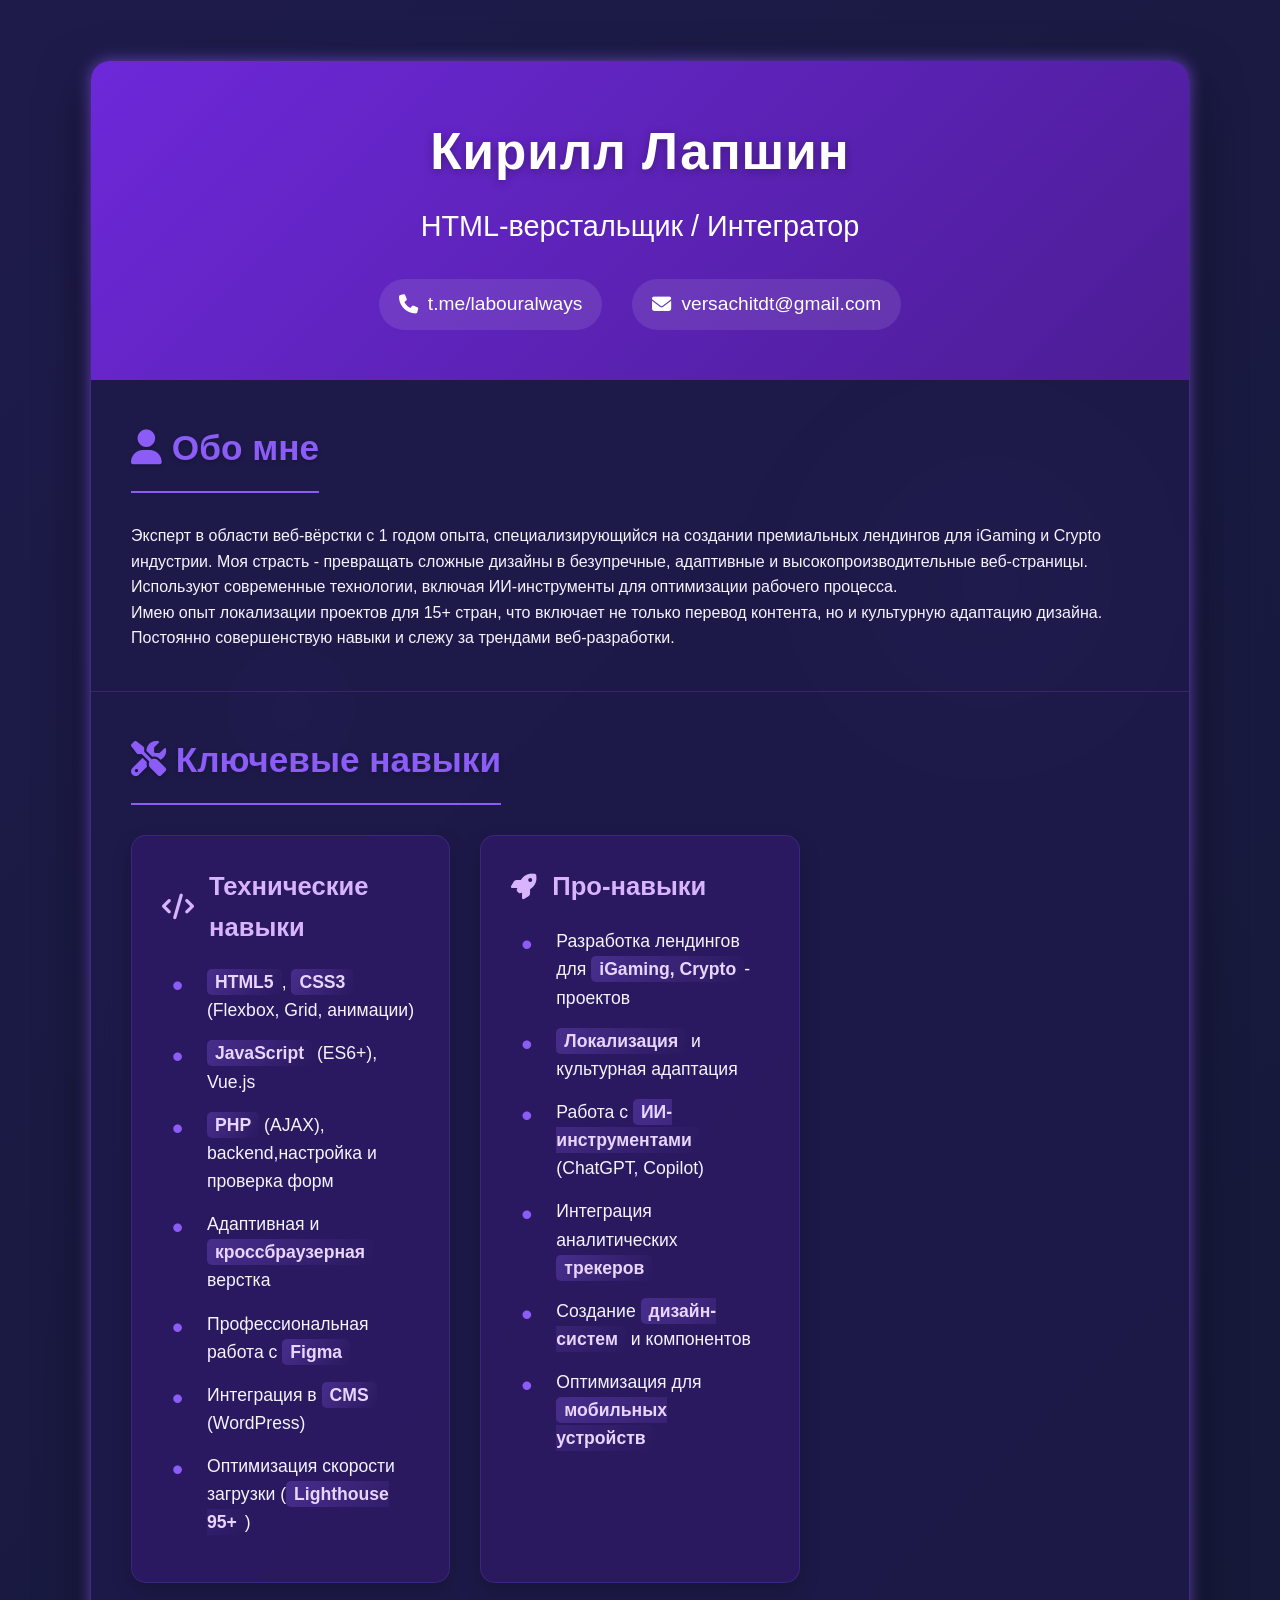
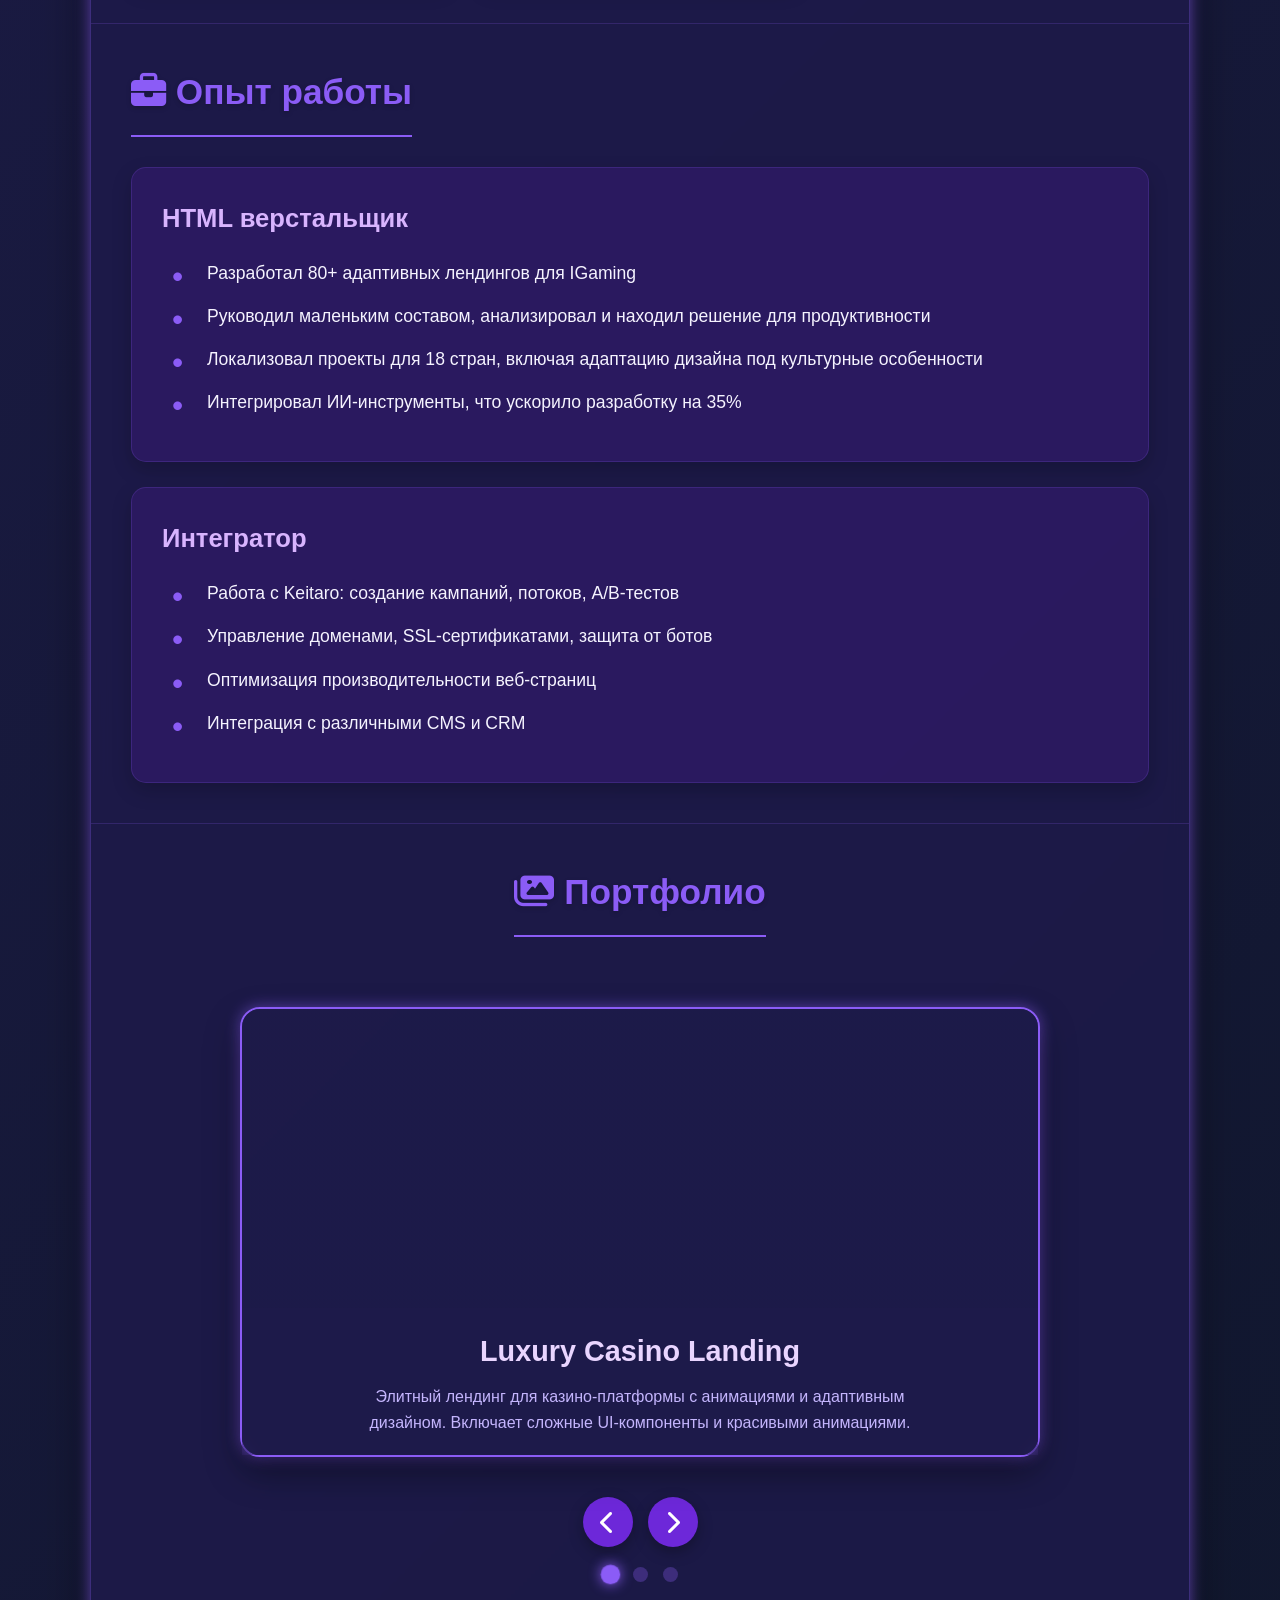
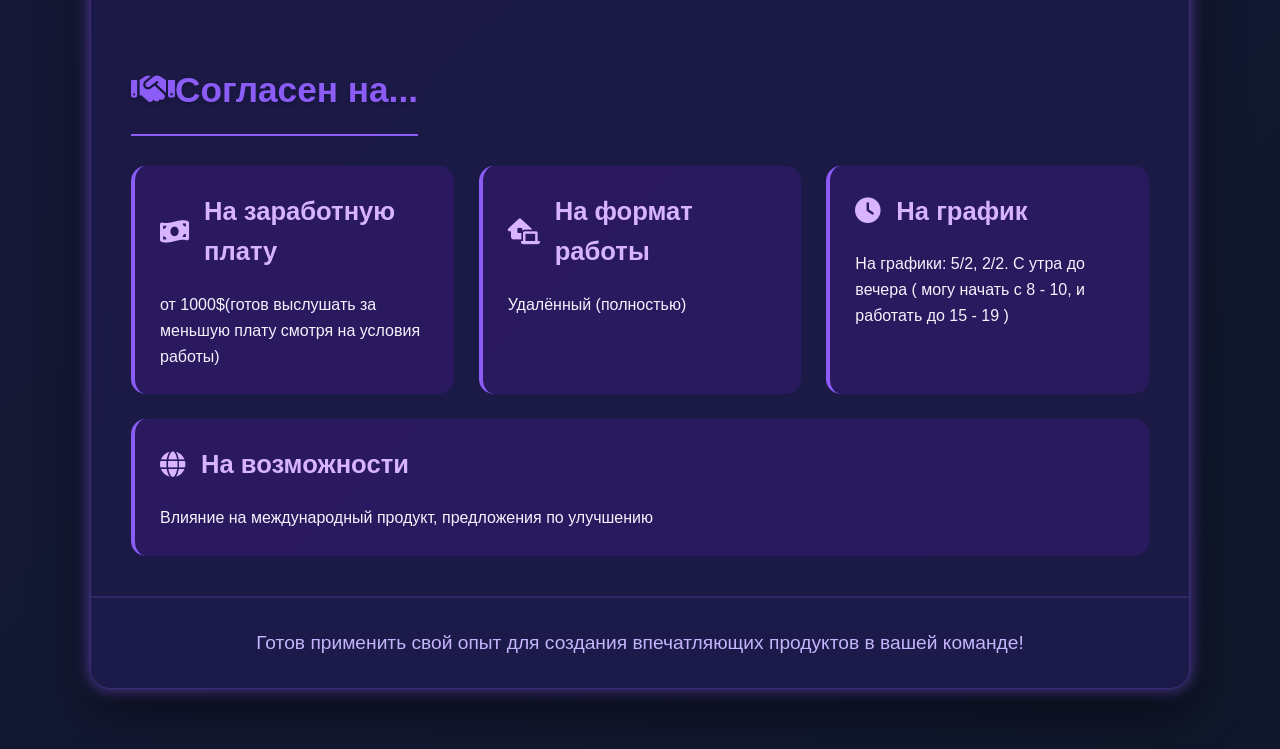
<file: index.html>
<!DOCTYPE html>
<html lang="ru">
<head>
    <meta charset="UTF-8">
    <meta name="viewport" content="width=device-width, initial-scale=1.0">
    <title>Резюме HTML-верстальщика</title>
    <link rel="stylesheet" href="https://cdnjs.cloudflare.com/ajax/libs/font-awesome/6.4.0/css/all.min.css">
   <link rel="stylesheet" href="style.css">
 <head>
<body>
    <!-- Анимированный фон -->
    <div class="bg-animation">
        <div class="bg-circle circle-1"></div>
        <div class="bg-circle circle-2"></div>
        <div class="bg-circle circle-3"></div>
    </div>
    
    <div class="resume-container">
        <header>
            <div class="header-content">
                <h1>Кирилл Лапшин</h1>
                <div class="position">HTML-верстальщик / Интегратор</div>
                <div class="contact-info">
                    <div class="contact-item">
                        <i class="fas fa-phone pulse"></i>
                        t.me/labouralways
                    </div>
                    <div class="contact-item">
                        <i class="fas fa-envelope pulse"></i>
                        versachitdt@gmail.com
                    </div>
                    
                </div>
            </div>
        </header>
        
        <div class="section">
            <h2><i class="fas fa-user"></i> Обо мне</h2>
            <p>Эксперт в области веб-вёрстки с 1 годом опыта, специализирующийся на создании премиальных лендингов для iGaming и Crypto индустрии. Моя страсть - превращать сложные дизайны в безупречные, адаптивные и высокопроизводительные веб-страницы. Используют современные технологии, включая ИИ-инструменты для оптимизации рабочего процесса.</p>
            <p>Имею опыт локализации проектов для 15+ стран, что включает не только перевод контента, но и культурную адаптацию дизайна. Постоянно совершенствую навыки и слежу за трендами веб-разработки.</p>
        </div>
        
        <div class="section">
            <h2><i class="fas fa-tools"></i> Ключевые навыки</h2>
            <div class="skills-container">
                <div class="skill-category">
                    <h3><i class="fas fa-code"></i> Технические навыки</h3>
                    <ul>
                        <li><span class="highlight">HTML5</span>, <span class="highlight">CSS3</span> (Flexbox, Grid, анимации)</li>
                        <li><span class="highlight">JavaScript</span> (ES6+), Vue.js</li>
                        <li><span class="highlight">PHP</span> (AJAX), backend,настройка и проверка форм</li>
                        <li>Адаптивная и <span class="highlight">кроссбраузерная</span> верстка</li>
                        <li>Профессиональная работа с <span class="highlight">Figma</span></li>
                        <li>Интеграция в <span class="highlight">CMS</span> (WordPress)</li>
                        <li>Оптимизация скорости загрузки (<span class="highlight">Lighthouse 95+</span>)</li>
                    </ul>
                </div>
                
                <div class="skill-category">
                    <h3><i class="fas fa-rocket"></i> Про-навыки</h3>
                    <ul>
                        <li>Разработка лендингов для <span class="highlight">iGaming, Crypto</span>-проектов</li>
                        <li><span class="highlight">Локализация</span> и культурная адаптация</li>
                        <li>Работа с <span class="highlight">ИИ-инструментами</span> (ChatGPT, Copilot)</li>
                        <li>Интеграция аналитических <span class="highlight">трекеров</span></li>
                        <li>Создание <span class="highlight">дизайн-систем</span> и компонентов</li>
                        <li>Оптимизация для <span class="highlight">мобильных устройств</span></li>
                    </ul>
                </div>
            </div>
        </div>
        
        <div class="section">
            <h2><i class="fas fa-briefcase"></i> Опыт работы</h2>
            <div class="skill-category">
                <h3> HTML верстальщик</h3>
               
                <ul>
                    <li>Разработал 80+ адаптивных лендингов для IGaming</li>
                    <li>Руководил маленьким составом, анализировал и находил решение для продуктивности</li>
                    <li>Локализовал проекты для 18 стран, включая адаптацию дизайна под культурные особенности</li>
                    <li>Интегрировал ИИ-инструменты, что ускорило разработку на 35%</li>
                </ul>
            </div>
            
            <div class="skill-category" style="margin-top: 25px;">
                <h3> Интегратор </h3>
                
                <ul>
                    <li>Работа с Keitaro: создание кампаний, потоков, A/B-тестов</li>
                    <li>Управление доменами, SSL-сертификатами, защита от ботов</li>
                    <li>Оптимизация производительности веб-страниц</li>
                    <li>Интеграция с различными CMS и CRM</li>
                </ul>
            </div>
        </div>
        
        <!-- Карусель портфолио -->
        <div class="portfolio">
            <h2><i class="fas fa-images"></i> Портфолио</h2>
            <div class="carousel">
                <div class="carousel-inner">
                    <div class="carousel-item" style="background: linear-gradient(rgba(30, 27, 75, 0.7), rgba(30, 27, 75, 0.7)), url('https://images.unsplash.com/photo-1533106497176-45ae19e68ba2?ixlib=rb-4.0.3&auto=format&fit=crop&w=800&q=80');">
                        <div class="carousel-item-content">
                            <h4>Luxury Casino Landing</h4>
                            <p>Элитный лендинг для казино-платформы с анимациями и адаптивным дизайном. Включает сложные UI-компоненты и красивыми анимациями.</p>
                        </div>
                    </div>
                    <div class="carousel-item" style="background: linear-gradient(rgba(30, 27, 75, 0.7), rgba(30, 27, 75, 0.7)), url('https://images.unsplash.com/photo-1551029506-0807df4e2031?ixlib=rb-4.0.3&auto=format&fit=crop&w=800&q=80');">
                        <div class="carousel-item-content">
                            <h4>Sports Betting Platform</h4>
                            <p>Современная платформа для ставок на спорт. Реализована логика с видео, вызывающий дизайн.</p>
                        </div>
                    </div>
                    <div class="carousel-item" style="background: linear-gradient(rgba(30, 27, 75, 0.7), rgba(30, 27, 75, 0.7)), url('https://images.unsplash.com/photo-1563986768494-4dee2763ff3f?ixlib=rb-4.0.3&auto=format&fit=crop&w=800&q=80');">
                        <div class="carousel-item-content">
                            <h4>VIP Poker Club</h4>
                            <p>Эксклюзивный сайт для покер-клуба с анимированными элементами и темной темой. Оптимизирован для быстрой загрузки на всех устройствах.</p>
                        </div>
                    </div>
                </div>
            </div>
            
            <div class="carousel-controls">
                <button class="carousel-btn prev-btn"><i class="fas fa-chevron-left"></i></button>
                <button class="carousel-btn next-btn"><i class="fas fa-chevron-right"></i></button>
            </div>
            
            <div class="carousel-dots">
                <div class="dot active" data-index="0"></div>
                <div class="dot" data-index="1"></div>
                <div class="dot" data-index="2"></div>
            </div>
        </div>
        
        <div class="section">
            <h2><i class="fas fa-handshake"></i>Согласен на...</h2>
            <div class="conditions">
                <div class="condition-card">
                    <h3><i class="fas fa-money-bill-wave"></i>На заработную плату</h3>
                    <p>от 1000$(готов выслушать за меньшую плату смотря на условия работы)</p>
                </div>
                <div class="condition-card">
                    <h3><i class="fas fa-laptop-house"></i>На формат работы</h3>
                    <p>Удалённый (полностью)</p>
                </div>
                <div class="condition-card">
                    <h3><i class="fas fa-clock"></i>На график</h3>
                    <p>На графики: 5/2, 2/2. С утра до вечера ( могу начать с 8 - 10, и работать до 15 - 19 )</p>
                </div>
                <div class="condition-card">
                    <h3><i class="fas fa-globe"></i>На возможности</h3>
                    <p>Влияние на международный продукт, предложения по улучшению</p>
                </div>
            </div>
        </div>
        
        <footer>
            <p>Готов применить свой опыт для создания впечатляющих продуктов в вашей команде!</p>
        </footer>
    </div>

    <script>
        // Карусель
        document.addEventListener('DOMContentLoaded', function() {
            const carouselInner = document.querySelector('.carousel-inner');
            const carouselItems = document.querySelectorAll('.carousel-item');
            const prevBtn = document.querySelector('.prev-btn');
            const nextBtn = document.querySelector('.next-btn');
            const dots = document.querySelectorAll('.dot');
            
            let currentIndex = 0;
            const itemCount = carouselItems.length;
            
            // Функция обновления карусели
            function updateCarousel() {
                carouselInner.style.transform = `translateX(-${currentIndex * 100}%)`;
                
                // Обновление точек
                dots.forEach((dot, index) => {
                    dot.classList.toggle('active', index === currentIndex);
                });
            }
            
            // Следующий слайд
            nextBtn.addEventListener('click', () => {
                currentIndex = (currentIndex + 1) % itemCount;
                updateCarousel();
            });
            
            // Предыдущий слайд
            prevBtn.addEventListener('click', () => {
                currentIndex = (currentIndex - 1 + itemCount) % itemCount;
                updateCarousel();
            });
            
            // Переключение по точкам
            dots.forEach(dot => {
                dot.addEventListener('click', () => {
                    currentIndex = parseInt(dot.getAttribute('data-index'));
                    updateCarousel();
                });
            });
            
            // Автопереключение
            setInterval(() => {
                currentIndex = (currentIndex + 1) % itemCount;
                updateCarousel();
            }, 5000);
            
            // Инициализация
            updateCarousel();
        });
    </script>
</body>
</html>
</file>
<file: style.css>
:root {
            --primary: #6d28d9;
            --secondary: #4c1d95;
            --accent: #8b5cf6;
            --light: #f5f3ff;
            --dark: #1e1b4b;
            --gray: #64748b;
            --glow: 0 0 15px rgba(139, 92, 246, 0.6);
        }
        
        * {
            margin: 0;
            padding: 0;
            box-sizing: border-box;
            font-family: 'Segoe UI', Tahoma, Geneva, Verdana, sans-serif;
        }
        
        body {
            background: linear-gradient(135deg, #1e1b4b, #0f172a);
            color: var(--light);
            line-height: 1.6;
            padding: 20px;
            min-height: 100vh;
            overflow-x: hidden;
        }
        
        .resume-container {
            max-width: 1100px;
            margin: 40px auto;
            background: rgba(30, 27, 75, 0.85);
            backdrop-filter: blur(10px);
            box-shadow: var(--glow), 0 20px 50px rgba(0, 0, 0, 0.5);
            border-radius: 20px;
            overflow: hidden;
            border: 1px solid rgba(139, 92, 246, 0.3);
            position: relative;
            z-index: 1;
            animation: fadeIn 1.2s ease-out;
        }
        
        /* Анимированный фон */
        .bg-animation {
            position: fixed;
            top: 0;
            left: 0;
            width: 100%;
            height: 100%;
            z-index: -1;
            overflow: hidden;
        }
        
        .bg-circle {
            position: absolute;
            border-radius: 50%;
            background: radial-gradient(circle, rgba(139, 92, 246, 0.15), transparent 70%);
            animation: float 15s infinite linear;
        }
        
        .circle-1 { width: 300px; height: 300px; top: 10%; left: 5%; animation-duration: 20s; }
        .circle-2 { width: 450px; height: 450px; top: 40%; right: 5%; animation-duration: 25s; }
        .circle-3 { width: 200px; height: 200px; bottom: 10%; left: 15%; animation-duration: 15s; }
        
        header {
            background: linear-gradient(135deg, var(--primary), var(--secondary));
            color: white;
            padding: 50px 40px;
            text-align: center;
            position: relative;
            overflow: hidden;
        }
        
        .header-content {
            position: relative;
            z-index: 2;
            animation: slideUp 0.8s ease-out;
        }
        
        h1 {
            font-size: 3.2rem;
            margin-bottom: 10px;
            font-weight: 800;
            text-shadow: 0 2px 10px rgba(0, 0, 0, 0.3);
            letter-spacing: 1px;
        }
        
        .position {
            font-size: 1.8rem;
            font-weight: 400;
            margin-bottom: 20px;
            opacity: 0.9;
            animation: fadeIn 1s ease-out 0.3s forwards;
            opacity: 0;
        }
        
        .contact-info {
            display: flex;
            justify-content: center;
            flex-wrap: wrap;
            gap: 30px;
            margin-top: 30px;
            animation: fadeIn 1s ease-out 0.5s forwards;
            opacity: 0;
        }
        
        .contact-item {
            display: flex;
            align-items: center;
            gap: 10px;
            font-size: 1.2rem;
            padding: 10px 20px;
            background: rgba(255, 255, 255, 0.1);
            border-radius: 50px;
            transition: all 0.3s ease;
            backdrop-filter: blur(5px);
        }
        
        .contact-item:hover {
            background: rgba(255, 255, 255, 0.2);
            transform: translateY(-3px);
            box-shadow: 0 5px 15px rgba(0, 0, 0, 0.2);
        }
        
        .section {
            padding: 40px;
            border-bottom: 1px solid rgba(139, 92, 246, 0.2);
            animation: fadeIn 0.8s ease-out forwards;
            opacity: 0;
        }
        
        .section:nth-child(2) { animation-delay: 0.2s; }
        .section:nth-child(3) { animation-delay: 0.4s; }
        .section:nth-child(4) { animation-delay: 0.6s; }
        .section:nth-child(5) { animation-delay: 0.8s; }
        .section:nth-child(6) { animation-delay: 1.0s; }
        
        h2 {
            color: var(--accent);
            font-size: 2.2rem;
            margin-bottom: 30px;
            padding-bottom: 15px;
            border-bottom: 2px solid var(--accent);
            display: inline-block;
            text-shadow: 0 2px 5px rgba(0, 0, 0, 0.2);
        }
        
        .skills-container {
            display: grid;
            grid-template-columns: repeat(auto-fill, minmax(300px, 1fr));
            gap: 30px;
        }
        
        .skill-category {
            background: rgba(77, 29, 149, 0.3);
            padding: 30px;
            border-radius: 15px;
            box-shadow: 0 8px 20px rgba(0, 0, 0, 0.2);
            transition: all 0.4s ease;
            backdrop-filter: blur(5px);
            border: 1px solid rgba(139, 92, 246, 0.2);
        }
        
        .skill-category:hover {
            transform: translateY(-5px);
            box-shadow: 0 12px 25px rgba(0, 0, 0, 0.3), var(--glow);
            border-color: rgba(139, 92, 246, 0.5);
        }
        
        h3 {
            color: #d8b4fe;
            font-size: 1.6rem;
            margin-bottom: 20px;
            display: flex;
            align-items: center;
            gap: 15px;
        }
        
        ul {
            list-style-type: none;
            padding-left: 10px;
        }
        
        li {
            margin-bottom: 15px;
            padding-left: 35px;
            position: relative;
            font-size: 1.1rem;
        }
        
        li:before {
            content: "•";
            color: var(--accent);
            font-size: 2rem;
            position: absolute;
            left: 0;
            top: -8px;
        }
        
        .highlight {
            background: linear-gradient(120deg, rgba(139, 92, 246, 0.3), transparent);
            padding: 3px 8px;
            border-radius: 5px;
            font-weight: 600;
            color: #e9d5ff;
        }
        
        .conditions {
            display: flex;
            flex-wrap: wrap;
            gap: 25px;
        }
        
        .condition-card {
            flex: 1;
            min-width: 250px;
            background: rgba(77, 29, 149, 0.3);
            padding: 25px;
            border-radius: 15px;
            border-left: 4px solid var(--accent);
            transition: all 0.4s ease;
            backdrop-filter: blur(5px);
        }
        
        .condition-card:hover {
            transform: translateY(-5px);
            box-shadow: 0 10px 20px rgba(0, 0, 0, 0.2), var(--glow);
        }
        
        /* Стили для карусели */
        .portfolio {
            padding: 40px;
            text-align: center;
        }
        
        .carousel {
            position: relative;
            max-width: 800px;
            margin: 40px auto;
            overflow: hidden;
            border-radius: 20px;
            box-shadow: 0 15px 35px rgba(0, 0, 0, 0.4), var(--glow);
            border: 2px solid var(--accent);
            height: 450px;
        }
        
        .carousel-inner {
            display: flex;
            transition: transform 0.8s cubic-bezier(0.68, -0.55, 0.27, 1.55);
            height: 100%;
        }
        
        .carousel-item {
            min-width: 100%;
            height: 100%;
            background-size: cover;
            background-position: center;
            display: flex;
            align-items: flex-end;
            justify-content: center;
        }
        
        .carousel-item-content {
            background: rgba(30, 27, 75, 0.9);
            width: 100%;
            padding: 20px;
            text-align: center;
            backdrop-filter: blur(5px);
        }
        
        .carousel-item h4 {
            font-size: 1.8rem;
            color: #e9d5ff;
            margin-bottom: 10px;
        }
        
        .carousel-item p {
            color: #c4b5fd;
            max-width: 600px;
            margin: 0 auto;
        }
        
        .carousel-controls {
            display: flex;
            justify-content: center;
            margin-top: 25px;
            gap: 15px;
        }
        
        .carousel-btn {
            background: var(--primary);
            color: white;
            border: none;
            width: 50px;
            height: 50px;
            border-radius: 50%;
            font-size: 1.5rem;
            cursor: pointer;
            display: flex;
            align-items: center;
            justify-content: center;
            transition: all 0.3s ease;
            box-shadow: 0 5px 15px rgba(0, 0, 0, 0.3);
        }
        
        .carousel-btn:hover {
            background: var(--accent);
            transform: translateY(-3px);
            box-shadow: 0 8px 20px rgba(0, 0, 0, 0.4), var(--glow);
        }
        
        .carousel-dots {
            display: flex;
            justify-content: center;
            gap: 15px;
            margin-top: 20px;
        }
        
        .dot {
            width: 15px;
            height: 15px;
            border-radius: 50%;
            background: rgba(139, 92, 246, 0.3);
            cursor: pointer;
            transition: all 0.3s ease;
        }
        
        .dot.active {
            background: var(--accent);
            transform: scale(1.3);
            box-shadow: 0 0 10px var(--accent);
        }
        
        footer {
            text-align: center;
            padding: 30px;
            background: rgba(30, 27, 75, 0.7);
            color: #c4b5fd;
            font-size: 1.2rem;
            border-top: 1px solid rgba(139, 92, 246, 0.2);
        }
        
        /* Анимации */
        @keyframes fadeIn {
            from { opacity: 0; transform: translateY(20px); }
            to { opacity: 1; transform: translateY(0); }
        }
        
        @keyframes slideUp {
            from { opacity: 0; transform: translateY(50px); }
            to { opacity: 1; transform: translateY(0); }
        }
        
        @keyframes float {
            0% { transform: translate(0, 0) rotate(0deg); }
            25% { transform: translate(20px, 15px) rotate(5deg); }
            50% { transform: translate(0, 30px) rotate(0deg); }
            75% { transform: translate(-20px, 15px) rotate(-5deg); }
            100% { transform: translate(0, 0) rotate(0deg); }
        }
        
        @keyframes pulse {
            0% { box-shadow: 0 0 0 0 rgba(139, 92, 246, 0.7); }
            70% { box-shadow: 0 0 0 15px rgba(139, 92, 246, 0); }
            100% { box-shadow: 0 0 0 0 rgba(139, 92, 246, 0); }
        }
        
        .pulse {
            animation: pulse 2s infinite;
            border-radius: 50%;
        }
        
        /* Адаптивность */
        @media (max-width: 900px) {
            .carousel {
                height: 400px;
            }
            
            h1 {
                font-size: 2.5rem;
            }
            
            .position {
                font-size: 1.5rem;
            }
        }
        
        @media (max-width: 768px) {
            .section, .portfolio {
                padding: 30px 20px;
            }
            
            header {
                padding: 40px 20px;
            }
            
            .carousel {
                height: 350px;
            }
            
            .contact-item {
                font-size: 1rem;
                padding: 8px 15px;
            }
        }
        
        @media (max-width: 480px) {
            h1 {
                font-size: 2rem;
            }
            
            .position {
                font-size: 1.2rem;
            }
            
            .contact-info {
                flex-direction: column;
                align-items: center;
                gap: 15px;
            }
            
            .carousel {
                height: 300px;
            }
            
            .carousel-item h4 {
                font-size: 1.4rem;
            }
        }
</file>
